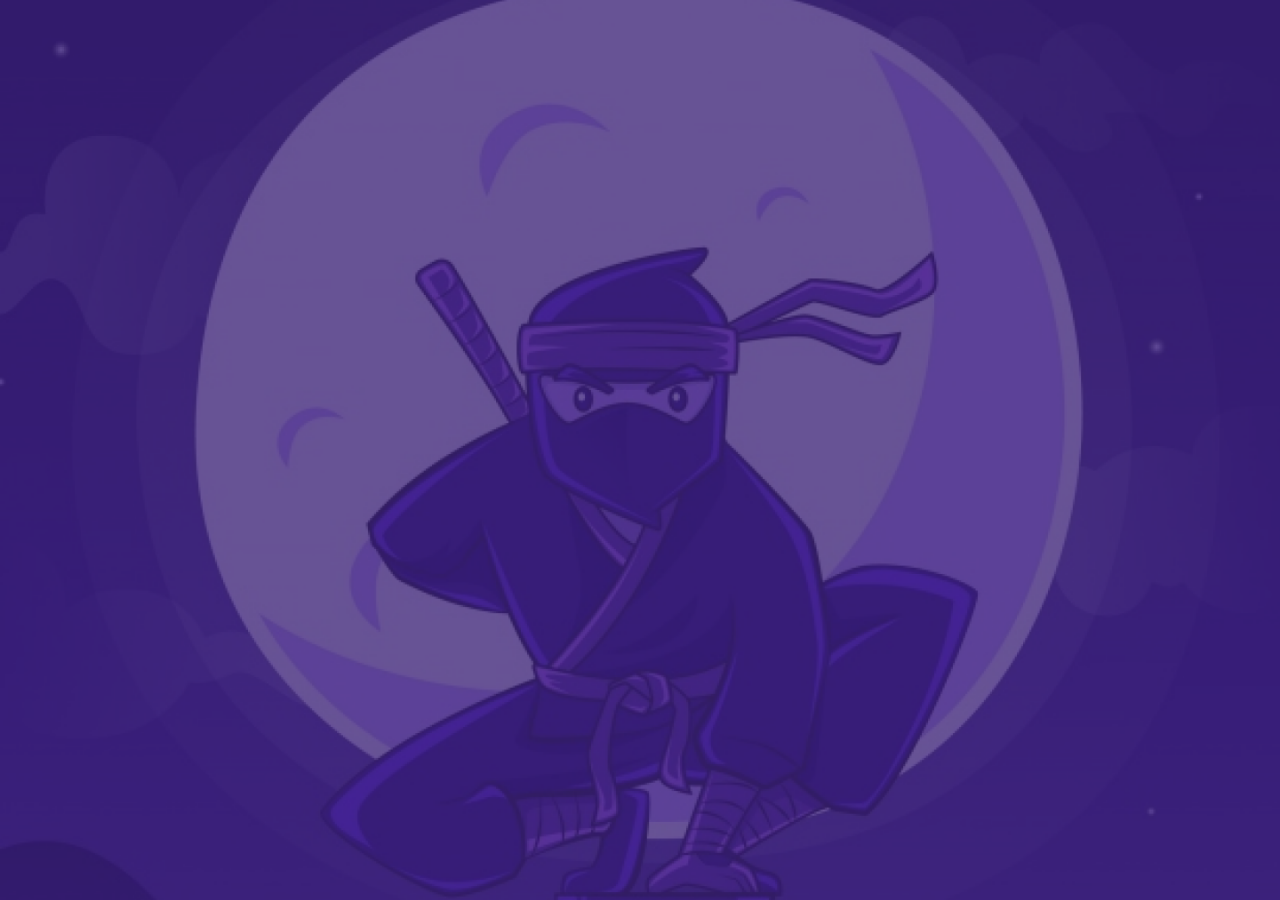
<file: index.html>
<!DOCTYPE html>
<html lang="en">
<head>
  <meta charset="UTF-8">
  <meta name="viewport" content="width=device-width, initial-scale=1.0">
  <meta http-equiv="X-UA-Compatible" content="ie=edge">
  <link rel="stylesheet" href="css/main.css">
  <title>Document</title>
</head>
<body>
  
<div class="container home-container">
  
</div>
  <script src="js/form_validations.js"></script>
</body>
</html>
</file>
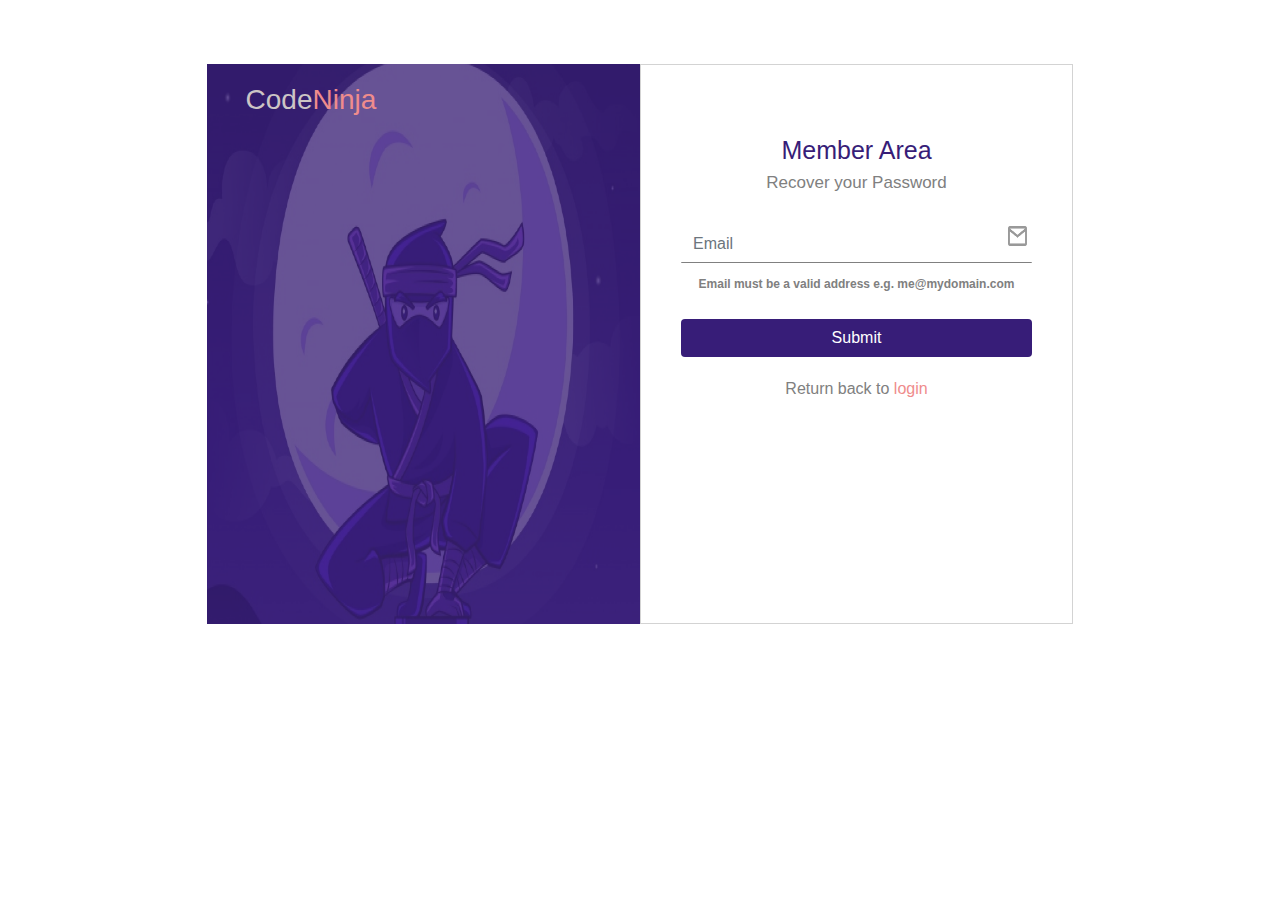
<file: forget_password.html>
<!DOCTYPE html>
<html lang="en">

<head>
    <meta charset="UTF-8">
    <meta name="viewport" content="width=device-width, initial-scale=1.0">
    <meta http-equiv="X-UA-Compatible" content="ie=edge">
    <link rel="stylesheet" href="css/bootstrap.css">
    <link rel="stylesheet" href="css/main.css">
    <title>Document</title>
</head>

<body>

    <div class="container main-div">


        <div class="image-png">
            <!-- image here -->
            <img src="images/back ground 2.png" alt="" srcset="">
            <h3>Code<span>Ninja</span></h3>
        </div>
        <div class="form-area">
            <h5 class="logo-on-small">Code<span>Ninja</span></h5>
            <h5>Member Area</h5>
            <h6>Recover your Password</h6>
            <!-- Register form here -->
            <div class="form">
                <form method="POST">

                    <div class="form-box">
                        <label for="Email"></label>
                        <input type="text" name="email" class="form-control pop" placeholder="Email">
                        <span class="icon"><img class="icon-img" src="fonts/Vector.png" alt=""></span>
                        <span class="text ">Email must be a valid address e.g. me@mydomain.com</span>
                    </div>



                    <div>
                        <button type="submit" class="btn mt-4" name="edit-btn">Submit</button>
                    </div>
                </form>
                <div class="change">Return back to <a class="login" href="login.html">login</a></div>
            </div>
        </div>


    </div>
    <script src="js/form_validations.js"></script>
</body>

</html>
</file>
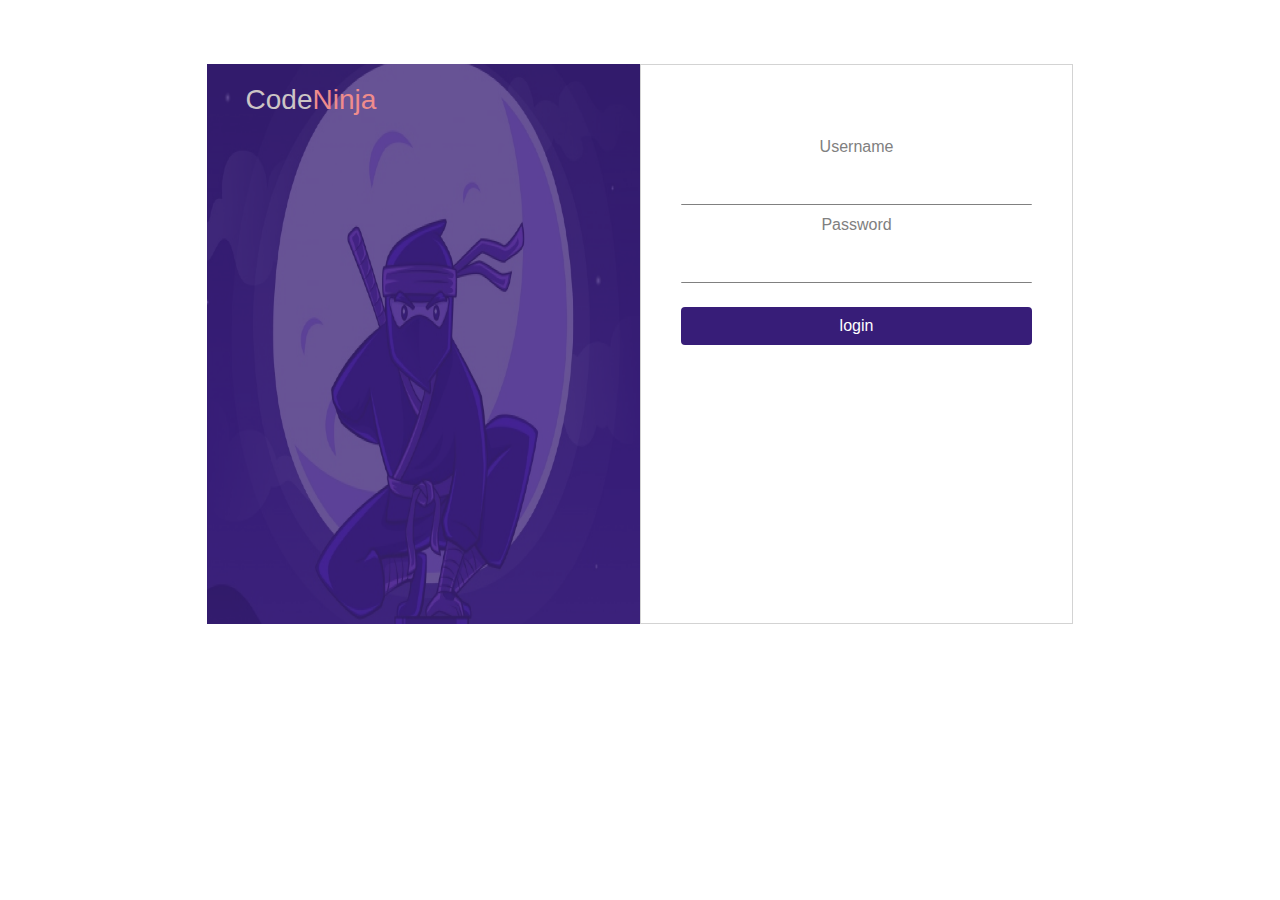
<file: login.html>
<!DOCTYPE html>
<html lang="en">

<head>
  <meta charset="UTF-8">
  <meta name="viewport" content="width=device-width, initial-scale=1.0">
  <meta http-equiv="X-UA-Compatible" content="ie=edge">
  <link rel="stylesheet" href="css/bootstrap.css">
  <link rel="stylesheet" href="css/main.css">
  <title>Document</title>
</head>

<body>

  <div class="container main-div">
    
    
        <div class="image-png">
          <!-- image here -->
           <img src="images/back ground 2.png" alt="" srcset="">
          <h3>Code<span>Ninja</span></h3>
        </div>
        <div class="form-area">
          <!-- login form here -->
           <div class="form">
             <!-- example pl-->
            <form method="POST">
              
              <div>
                <label for="">Username</label>
                <input type="text" class="form-control">
              </div>
             
              <div>
                <label for="">Password</label>
                <input type="text" class="form-control">
              </div>
             
              <div>
                <button type="submit" class="btn  mt-4">login</button>
              </div>
            </form>
           </div>
        </div>
  
    
  </div>
  <script src="js/form_validations.js"></script>
</body>

</html>
</file>
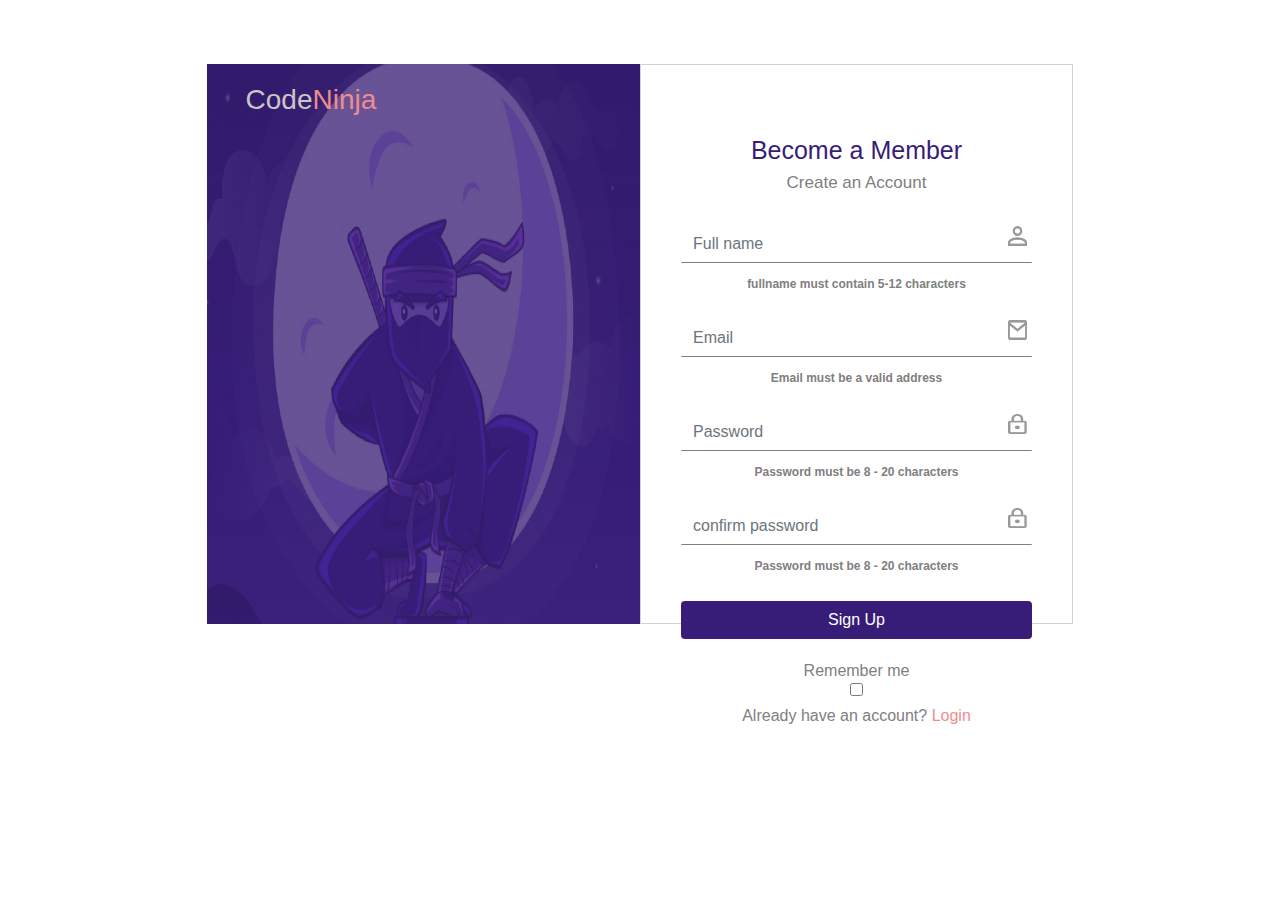
<file: register.html>
<!DOCTYPE html>
<html lang="en">

<head>
    <meta charset="UTF-8">
    <meta name="viewport" content="width=device-width, initial-scale=1.0">
    <meta http-equiv="X-UA-Compatible" content="ie=edge">
    <link rel="stylesheet" href="css/bootstrap.css">
    <link rel="stylesheet" href="css/main.css">
    <title>Document</title>
</head>

<body>

    <div class="container main-div">


        <div class="image-png">
            <!-- image here -->
            <img src="images/back ground 2.png" alt="" srcset="">
            <h3>Code<span>Ninja</span></h3>
        </div>
        <div class="form-area">
            <h5 class="logo-on-small">Code<span>Ninja</span></h5>
            <h5>Become a Member</h5>
            <h6>Create an Account</h6>
            <!-- Register form here -->
            <div class="form">
                <form method="POST">
                    <div class="form-box">
                        <label for="fullname"></label>
                        <input type="text" name="full_name" class="form-control pop " placeholder="Full name">
                        <span class="icon"><img class="icon-img" src="fonts/Vector-2.png" alt=""></span>
                        <span class="text ">fullname must contain 5-12 characters</span>

                    </div>
                    <div class="form-box">
                        <label for="Email"></label>
                        <input type="text" name="email" class="form-control pop" placeholder="Email">
                        <span class="icon"><img class="icon-img" src="fonts/Vector.png" alt=""></span>
                        <span class="text ">Email must be a valid address</span>

                    </div>
                    <div class="form-box">
                        <label for="Password"></label>
                        <input type="password" name="password" class="form-control pop" placeholder="Password">
                        <span class="icon"><img class="icon-img" src="fonts/Vector-1.png" alt=""></span>
                        <span class="text">Password must be 8 - 20 characters</span>

                    </div>
                    <div class="form-box">
                        <label for="confirmPassword"></label>
                        <input type="password" name="confirm_password" class="form-control pop" placeholder="confirm password">
                        <span class="icon"><img class="icon-img" src="fonts/Vector-1.png" alt=""></span>
                        <span class="text">Password must be 8 - 20 characters</span>

                    </div>
                    <div>
                        <button type="submit" class="btn mt-4" name="register-btn">Sign Up</button>
                    </div>
                    <!-- <div>
                         <button type="submit" class="btn mt-4 google-btn">Sing Up with Google</button>
                     </div> -->
                </form>
                <div class="change">Remember me <input type="checkbox"> Already have an account? <a class="login" href="login.html">Login</a></div>
            </div>
        </div>


    </div>
    <script src="js/form_validations.js"></script>
</body>

</html>
</file>
<file: css/main.css>
body {
    padding: 0px;
    margin: 0px;
    text-align: center;
    color: white;
    font-family: Poppins, sans-serif;
}


/* //line breaker */

.main-div #line-breaker {
    width: 100%;
}

.main-div #line-breaker .line-one {
    border-bottom: 1px solid gray;
    position: relative;
    left: 169px;
    top: 25px;
    width: 147px;
}

.main-div #line-breaker .line-two {
    width: 147px;
    border-bottom: 1px solid gray;
    position: relative;
}


/* Index */

.index-message {
    margin-top: 20%;
    font-size: 40px;
}

.index-message .white {
    color: #fe8b8e;
}

.home-container {
    margin: 0;
    padding: 0;
    background: url("../images/back\ ground\ 2.png") no-repeat center/cover;
    height: 100vh;
    position: relative;
    overflow-y: hidden
}


/* FORM AREA START HERE */

.main-div {
    width: 70%;
    margin: 5% auto 5%;
}

.main-div {
    display: grid;
    grid-template-columns: repeat(auto-fit, minmax(100px, 1fr));
}

.main-div p {
    padding: 5px;
}

.main-div .image-png h3 {
    position: relative;
    bottom: 90%;
    right: 26%;
    color: #ccc5c5;
}

.main-div .image-png span {
    color: #EF8C8C;
}

.main-div .image-png img {
    /* background: #371d78; */
    width: 100%;
    height: 560px;
}

.main-div .image-png.reg-png img {
    height: 705px;
}


/* kdvdlv */

.main-div .form-area {
    color: grey;
    padding-left: 40px;
    border: 1px solid lightgray;
    height: 560px;
    padding-right: 40px;
    padding-top: 70px
}

.main-div .form-area.reg-form {
    height: 705px;
}

.main-div .logo-on-small {
    display: none;
}

.main-div h6 {
    font-size: 17px;
}

.main-div h5 {
    color: #371d78;
    font-size: 25px;
}

.main-div .form-area input {
    display: block;
    /* padding: 0px 100px 0px 100px; */
    width: 100%;
    border: none;
    border-bottom: 1px solid grey;
    margin-bottom: 8px;
    border-radius: 1px;
}

.main-div .form-area .pop:focus {
    outline: none;
    box-shadow: 0 1.5rem 3rem rgba(0, 0, 0, 0.3);
    border-bottom: 2px solid #371d78;
}

.main-div .form-area .btn {
    display: block;
    width: 100%;
    background: #371d78;
    color: white;
}

.main-div .form-area .google-btn {
    background: #EF8C8C;
}

.main-div .form-area .form-box {
    position: relative;
}

.form-box .icon {
    position: absolute;
    top: 25px;
    right: 5px;
}

.icon .icon-img {
    height: 20px;
    width: 19px;
    display: block;
    /* margin-left: 20px; */
}

.main-div .form-area .change {
    margin-top: 20px;
}

.main-div .form-area .change a {
    color: #EF8C8C;
}

.main-div .form-area .login :link,
:visited {
    color: #371d78;
}

.main-div .form-area .login:hover {
    color: #7b57d6;
}


/* Error text */


/* .main-div .form-area .form-box .text {
    font-size: 12px;
} */

.main-div .form-area .form-box .invalid:focus {
    /* border: 1px solid red; */
    outline: none;
    box-shadow: 0 1.5rem 3rem rgba(0, 0, 0, 0.3);
    border-bottom: 2px solid red;
}

.main-div .form-area .form-box .valid:focus {
    /* border: 2px solid green; */
    outline: none;
    box-shadow: 0 1.5rem 3rem rgba(0, 0, 0, 0.3);
    border-bottom: 2px solid green;
}

.main-div .form-area .form-box .text {
    font-family: arial;
    font-size: 12px;
    font-weight: bold;
    /* color: red;
    opacity: 0; */
    height: 0;
}

.main-div #error_message {
    margin-top: 20px;
    background: #fe8b8e;
    padding: 0px;
    text-align: center;
    font-size: 14px;
    transition: all 0.5s ease;
    color: #fff;
}

.main-div #errorForResetPassword {
    margin-top: 20px;
    background: #fe8b8e;
    padding: 0px;
    text-align: center;
    font-size: 14px;
    transition: all 0.5s ease;
    color: #fff;
}

.main-div #errorCreateNewPassword {
    margin-top: 20px;
    background: #fe8b8e;
    color: #fff;
    padding: 0px;
    text-align: center;
    font-size: 14px;
    transition: all 0.5s ease;
}

.main-div .alert-me {
    margin-top: 20px;
    background: #fe8b8e;
    color: #fff;
    padding: 0px;
    text-align: center;
    font-size: 17px;
    transition: all 1s ease;
}

.main-div .alert-me li {
    list-style: none;
    font-weight: bold;
}

.main-div .succuss-alert {
    margin-top: 20px;
    background: green;
    color: #fff;
    padding: 10px;
    text-align: center;
    font-size: 17px;
    transition: all 1s ease;
}


/* .main-div .remember-me input{
    position: relative;
    left: 70px;
    bottom: 25px;
}

.main-div .link-login{
    float: left;
} */


/* .main-div .form-area .form-box .anime {
    font-size: 1.2rem;
    font-weight: 700;
    margin-left: 2rem;
    margin-top: .2rem;
    display: block;
    letter-spacing: .1rem;
    transition: all .3s;
}


/* Medium and small screen */

@media all and (max-width: 768px) {
    .container {
        margin-top: 10%;
        margin-bottom: 10%;
    }
    .main-div .form-area {
        padding-right: 40px;
        padding-top: 65px;
    }
    .main-div .image-png {
        display: none;
    }
    .main-div .logo-on-small {
        display: block;
        color: #757171;
        position: relative;
        bottom: 50px;
        right: 150px;
    }
    .main-div .logo-on-small span {
        color: #EF8C8C;
    }
    .main-div h5 {
        font-size: 19px;
    }
}

@media all and (max-width: 584px) {
    .main-div .logo-on-small {
        bottom: 50px;
        left: 100px;
    }
    .main-div h5 {
        font-size: 19px;
    }
}

@media all and (max-width: 500px) {
    .main-div {
        width: 100%;
        margin: 5% auto 5%;
    }
    .main-div .logo-on-small {
        left: 0px;
    }
    .main-div h5 {
        font-size: 19px;
    }
}
</file>
